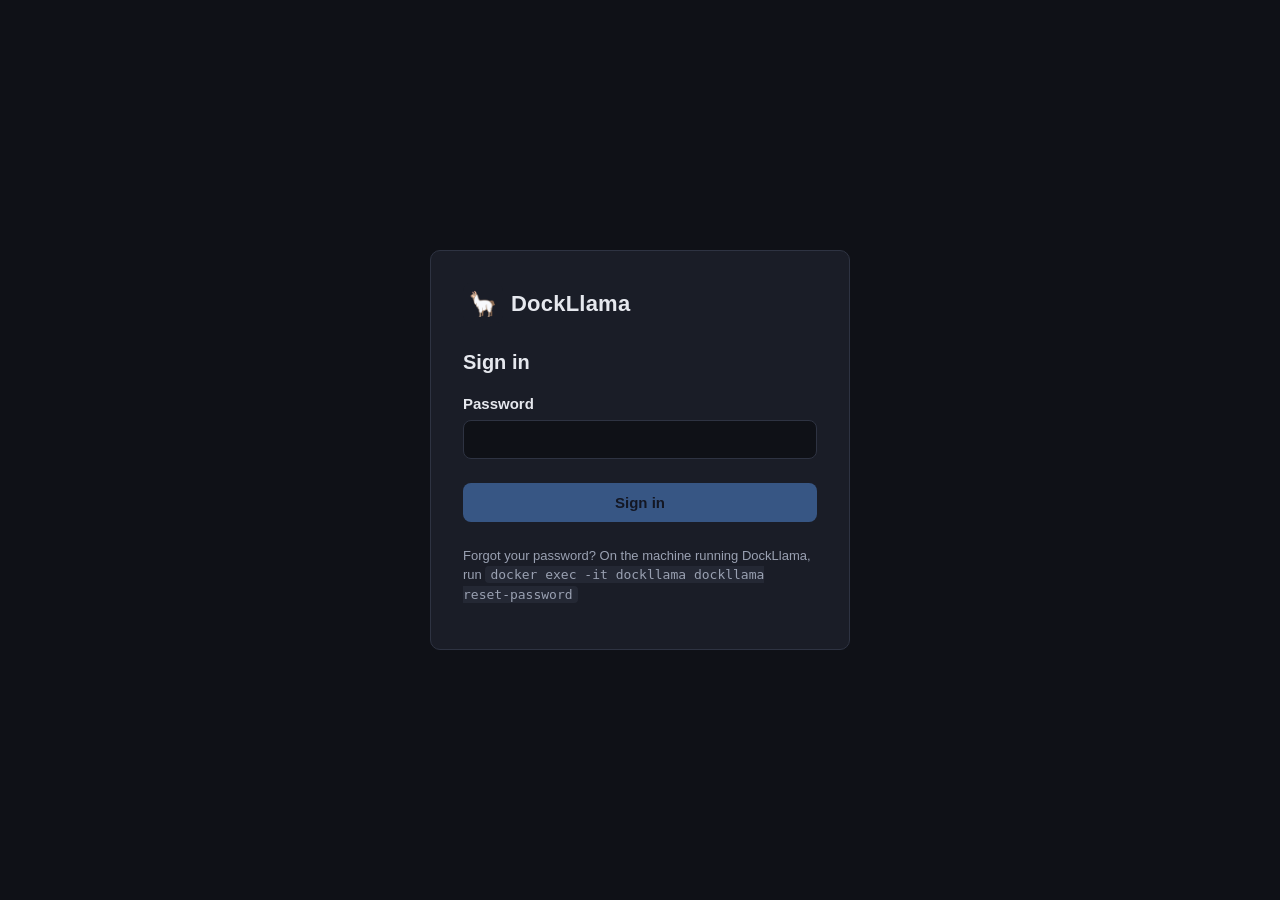
<file: frontend/login.html>
<!DOCTYPE html>
<html lang="en">
<head>
<meta charset="utf-8">
<meta name="viewport" content="width=device-width, initial-scale=1">
<title>Sign in · DockLlama</title>
<link rel="icon" href="static/favicon.svg" type="image/svg+xml">
<link rel="stylesheet" href="static/app.css">
<script defer src="static/vendor/alpine-3.17.5.min.js"></script>
</head>
<body>
<div class="center">
  <form class="card" x-data="login()" x-cloak @submit.prevent="submit">
    <div class="brand"><img src="static/favicon.svg" alt=""><span>DockLlama</span></div>
    <h1>Sign in</h1>
    <label for="pw">Password</label>
    <input id="pw" type="password" x-model="password" autocomplete="current-password" autofocus>
    <div class="error" x-show="error" x-text="error"></div>
    <button type="submit" :disabled="busy || !password" x-text="busy ? 'Signing in…' : 'Sign in'"></button>
    <p class="help">
      Forgot your password? On the machine running DockLlama, run
      <code>docker exec -it dockllama dockllama reset-password</code>
    </p>
  </form>
</div>
<script>
function login() {
  return {
    password: '', error: '', busy: false,
    async submit() {
      this.error = ''; this.busy = true;
      try {
        const r = await fetch('api/auth/login', {
          method: 'POST', headers: {'Content-Type': 'application/json'},
          body: JSON.stringify({password: this.password}),
        });
        if (r.ok) { window.location.href = './'; return; }
        const d = await r.json().catch(() => ({}));
        this.error = d.detail || 'Something went wrong. Try again.';
        if (r.status === 401) this.password = '';
      } catch (e) {
        this.error = "Can't reach DockLlama. Is it still running?";
      }
      this.busy = false;
    },
  };
}
</script>
</body>
</html>
</file>
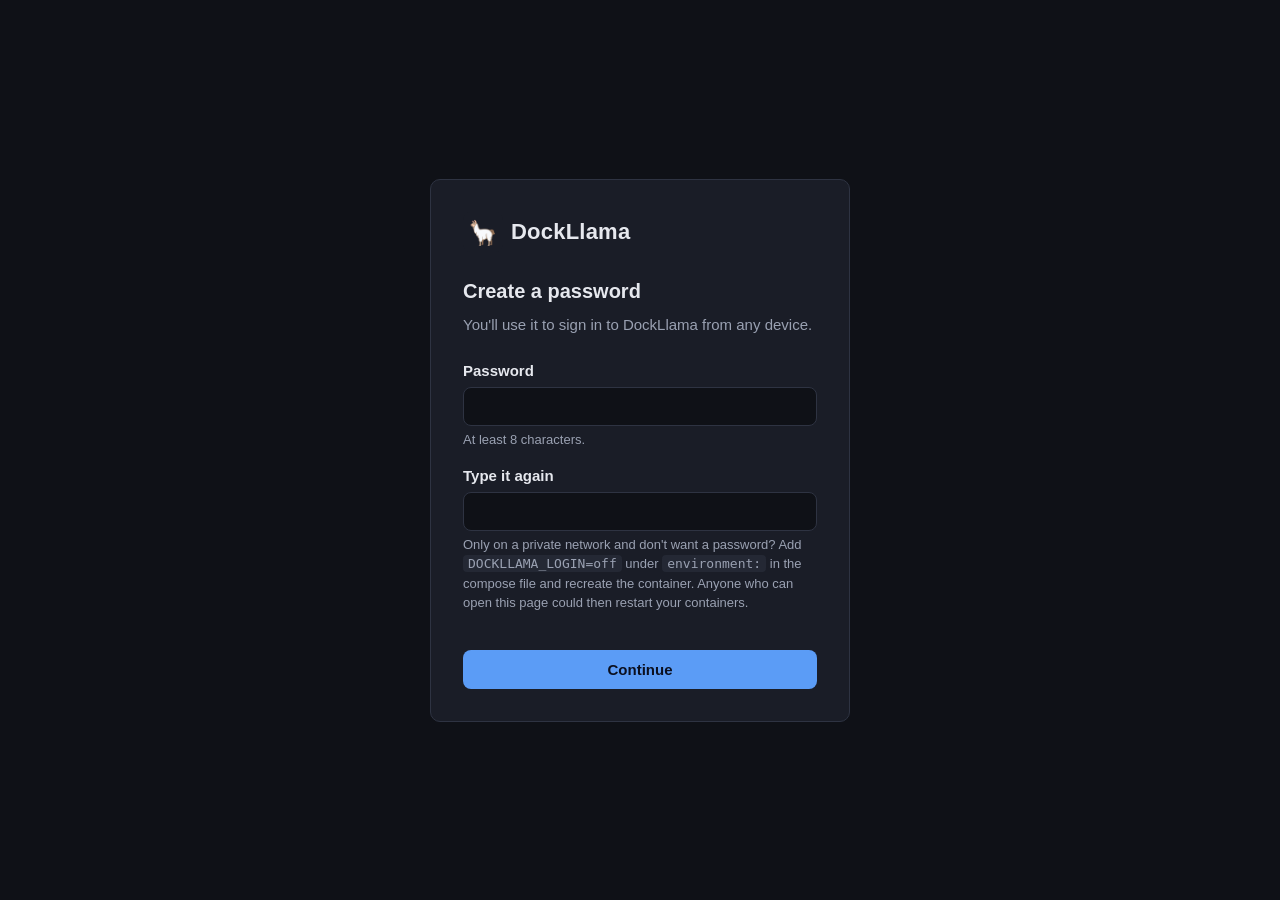
<file: frontend/setup.html>
<!DOCTYPE html>
<html lang="en">
<head>
<meta charset="utf-8">
<meta name="viewport" content="width=device-width, initial-scale=1">
<title>Set up DockLlama</title>
<link rel="icon" href="static/favicon.svg" type="image/svg+xml">
<link rel="stylesheet" href="static/app.css">
<script defer src="static/vendor/alpine-3.17.5.min.js"></script>
</head>
<body>
<div class="center">
  <form class="card" x-data="setup()" x-cloak @submit.prevent="submit">
    <div class="brand"><img src="static/favicon.svg" alt=""><span>DockLlama</span></div>
    <h1>Create a password</h1>
    <p class="sub">You'll use it to sign in to DockLlama from any device.</p>

    <div>
        <label for="pw">Password</label>
        <input id="pw" type="password" x-model="password" autocomplete="new-password" autofocus>
        <div class="hint">At least 8 characters.</div>
        <label for="pw2">Type it again</label>
        <input id="pw2" type="password" x-model="password2" autocomplete="new-password">
      </div>

    <p class="hint">Only on a private network and don't want a password? Add <code>DOCKLLAMA_LOGIN=off</code> under
      <code>environment:</code> in the compose file and recreate the container. Anyone who can open this page could then
      restart your containers.</p>

    <div class="error" x-show="error" x-text="error"></div>
    <button type="submit" :disabled="busy" x-text="busy ? 'Saving…' : 'Continue'"></button>
  </form>
</div>
<script>
function setup() {
  return {
    password: '', password2: '', error: '', busy: false,
    async submit() {
      this.error = '';
      if (this.password.length < 8) { this.error = 'Use at least 8 characters.'; return; }
      if (this.password !== this.password2) { this.error = "The two passwords don't match."; return; }
      this.busy = true;
      let tz = 'UTC';
      try { tz = Intl.DateTimeFormat().resolvedOptions().timeZone || 'UTC'; } catch (e) {}
      try {
        const r = await fetch('api/auth/setup', {
          method: 'POST', headers: {'Content-Type': 'application/json'},
          body: JSON.stringify({password: this.password, timezone: tz}),
        });
        if (r.ok || r.status === 409) { window.location.href = './'; return; }
        const d = await r.json().catch(() => ({}));
        this.error = d.detail || 'Something went wrong. Try again.';
      } catch (e) {
        this.error = "Can't reach DockLlama. Is it still running?";
      }
      this.busy = false;
    },
  };
}
</script>
</body>
</html>
</file>
<file: frontend/static/app.css>
/* DockLlama base styles. Palette kept from v1 (the UI audit said to keep it). */
:root {
  --bg: #0f1117;
  --surface: #1a1d27;
  --surface-2: #242834;
  --border: #2e3342;
  --text: #e6e8ee;
  --muted: #9aa1b2;
  --accent: #5b9cf6;
  --ok: #3fb950;
  --warn: #d29922;
  --bad: #f85149;
  --radius: 10px;
  --space: 8px;
  font-family: -apple-system, BlinkMacSystemFont, "Segoe UI", Roboto, sans-serif;
  color-scheme: dark;
}
* { box-sizing: border-box; }
body { margin: 0; background: var(--bg); color: var(--text); font-size: 15px; line-height: 1.5; }
[x-cloak] { display: none !important; }

.center { min-height: 100vh; display: grid; place-items: center; padding: calc(var(--space) * 3); }
.card {
  width: 100%; max-width: 420px; background: var(--surface);
  border: 1px solid var(--border); border-radius: var(--radius); padding: calc(var(--space) * 4);
}
.brand { display: flex; align-items: center; gap: var(--space); margin-bottom: calc(var(--space) * 3); }
.brand img { width: 40px; height: 40px; }
.brand span { font-size: 22px; font-weight: 700; letter-spacing: 0.01em; }
h1 { font-size: 20px; margin: 0 0 var(--space); }
p.sub { color: var(--muted); margin: 0 0 calc(var(--space) * 3); }

label { display: block; font-weight: 600; margin: calc(var(--space) * 2) 0 4px; }
.hint { color: var(--muted); font-size: 13px; margin-top: 4px; }
input[type=password], input[type=text] {
  width: 100%; padding: 10px 12px; border-radius: 8px; border: 1px solid var(--border);
  background: var(--bg); color: var(--text); font-size: 15px;
}
input:focus { outline: 2px solid var(--accent); outline-offset: 1px; }
.check { display: flex; gap: var(--space); align-items: flex-start; margin-top: calc(var(--space) * 3); font-weight: 400; }
.check input { margin-top: 4px; }

button {
  width: 100%; margin-top: calc(var(--space) * 3); padding: 11px 16px; border: 0; border-radius: 8px;
  background: var(--accent); color: #0b1020; font-weight: 700; font-size: 15px; cursor: pointer;
}
button:disabled { opacity: 0.5; cursor: not-allowed; }
button.secondary { background: var(--surface-2); color: var(--text); width: auto; margin: 0; }
button.danger { background: var(--bad); color: #fff; width: auto; margin: 0; }

.error {
  margin-top: calc(var(--space) * 2); padding: 10px 12px; border-radius: 8px;
  background: rgba(248, 81, 73, 0.12); border: 1px solid rgba(248, 81, 73, 0.4); color: #ffb1ab;
}
.warning {
  margin-top: var(--space); padding: 10px 12px; border-radius: 8px;
  background: rgba(210, 153, 34, 0.12); border: 1px solid rgba(210, 153, 34, 0.4); color: #f2cc7a; font-size: 14px;
}
.help { color: var(--muted); font-size: 13px; margin-top: calc(var(--space) * 3); }
code { background: var(--surface-2); padding: 1px 5px; border-radius: 4px; font-size: 13px; }

header.top {
  display: flex; justify-content: space-between; align-items: center;
  padding: calc(var(--space) * 2) calc(var(--space) * 3); border-bottom: 1px solid var(--border);
}
main.page { max-width: 960px; margin: 0 auto; padding: calc(var(--space) * 4) calc(var(--space) * 3); }

a { color: var(--accent); text-decoration: none; }
a.brand { color: var(--text); }
.topnav { display: flex; gap: calc(var(--space) * 2); align-items: center; }
.topnav a { color: var(--muted); font-weight: 600; }
.topnav a.active, .topnav a:hover { color: var(--text); }

.settings-layout { display: grid; grid-template-columns: 200px 1fr; gap: calc(var(--space) * 3);
  max-width: 1100px; margin: 0 auto; padding: calc(var(--space) * 3); }
nav.side { display: flex; flex-direction: column; gap: 2px; position: sticky; top: calc(var(--space) * 2); align-self: start; }
nav.side a { color: var(--muted); padding: 8px 12px; border-radius: 8px; font-weight: 600; }
nav.side a.active { background: var(--surface-2); color: var(--text); }
.settings-main h1 { font-size: 24px; letter-spacing: 0.01em; }
@media (max-width: 760px) {
  .settings-layout { grid-template-columns: 1fr; padding: calc(var(--space) * 2); }
  nav.side { flex-direction: row; overflow-x: auto; position: static; }
}

.panel { background: var(--surface); border: 1px solid var(--border); border-radius: var(--radius);
  padding: calc(var(--space) * 2) calc(var(--space) * 3); margin-bottom: calc(var(--space) * 2); }
.panel.narrow { max-width: 420px; }
.row-between { display: flex; justify-content: space-between; align-items: center; gap: var(--space); }
.pill { font-size: 13px; font-weight: 700; padding: 3px 10px; border-radius: 999px; background: var(--surface-2); white-space: nowrap; }
.pill.ok { color: var(--ok); } .pill.bad { color: var(--bad); }
.success { margin-top: calc(var(--space) * 2); color: var(--ok); }
.warn-text { color: var(--warn); }

.toolbar { display: flex; flex-wrap: wrap; gap: var(--space); align-items: center; margin-bottom: calc(var(--space) * 2); }
.toolbar .search { width: auto; flex: 1 1 220px; }
button.small { padding: 6px 12px; font-size: 13px; }

.group { margin-bottom: calc(var(--space) * 3); }
.group-title { color: var(--muted); font-size: 13px; font-weight: 700; text-transform: uppercase;
  letter-spacing: 0.06em; margin-bottom: var(--space); }
.crow { display: flex; align-items: center; gap: calc(var(--space) * 1.5); padding: 10px 12px;
  border-bottom: 1px solid var(--border); }
.crow.gone { opacity: 0.7; }
.cmain { flex: 1; min-width: 0; }
.cmain .hint { overflow-wrap: anywhere; }
.badge { font-size: 12px; background: var(--surface-2); color: var(--muted); padding: 1px 8px;
  border-radius: 999px; margin-left: 6px; }
.dot { width: 10px; height: 10px; border-radius: 50%; flex: none; background: var(--muted); }
.dot.ok { background: var(--ok); } .dot.warn { background: var(--warn); } .dot.bad { background: var(--bad); }
.dot.grey { background: #5c6273; }

.switch { position: relative; width: 40px; height: 22px; flex: none; cursor: pointer; }
.switch input { opacity: 0; width: 0; height: 0; position: absolute; }
.switch span { position: absolute; inset: 0; background: var(--surface-2); border: 1px solid var(--border);
  border-radius: 999px; transition: background 0.15s; }
.switch span::after { content: ""; position: absolute; width: 16px; height: 16px; left: 2px; top: 2px;
  background: var(--muted); border-radius: 50%; transition: transform 0.15s, background 0.15s; }
.switch input:checked + span { background: rgba(91, 156, 246, 0.35); border-color: var(--accent); }
.switch input:checked + span::after { transform: translateX(18px); background: var(--accent); }
.switch input:focus-visible + span { outline: 2px solid var(--accent); outline-offset: 2px; }

.toast { position: fixed; bottom: 20px; left: 50%; transform: translateX(-50%); background: var(--surface-2);
  border: 1px solid var(--border); padding: 10px 16px; border-radius: 8px; max-width: 90vw; }

@media (max-width: 520px) {
  header.top { padding: var(--space) calc(var(--space) * 2); gap: var(--space); }
  header.top .brand span { display: none; }
  .topnav { gap: calc(var(--space) * 1.5); }
  .topnav button.secondary { padding: 6px 10px; font-size: 14px; white-space: nowrap; }
}

h2 { font-size: 18px; margin: calc(var(--space) * 4) 0 var(--space); }
.panel h2 { margin-top: 0; }
select { padding: 9px 12px; border-radius: 8px; border: 1px solid var(--border); background: var(--bg);
  color: var(--text); font-size: 15px; min-width: 260px; max-width: 100%; }
select:disabled { opacity: 0.5; }
.greyed { opacity: 0.8; }
input[type=range] { width: 100%; accent-color: var(--accent); }
.slider-scale { display: flex; justify-content: space-between; color: var(--muted); font-size: 12px; }
.actions-row { display: flex; flex-wrap: wrap; gap: var(--space); margin-top: calc(var(--space) * 2); }
.actions-row.tight { margin-top: 0; flex-wrap: nowrap; }
.actions-row button { width: auto; margin-top: 0; }
.inline-form { display: flex; gap: var(--space); }
.inline-form button { width: auto; margin-top: 0; white-space: nowrap; }
.found { padding: 10px 12px; margin-bottom: var(--space); background: rgba(63, 185, 80, 0.1);
  border: 1px solid rgba(63, 185, 80, 0.35); border-radius: 8px; }
.found button { width: auto; margin: 0; }
.help-box { margin-top: calc(var(--space) * 2); padding: 12px 14px; border-radius: 8px; background: var(--surface-2);
  border: 1px solid var(--border); }
.help-box ol { padding-left: 20px; margin: var(--space) 0; }
.help-box li { margin-bottom: 6px; }
.help-box button { width: auto; }
.tabs { display: flex; flex-wrap: wrap; gap: 4px; margin-top: var(--space); }
.tab { width: auto; margin: 0; padding: 5px 10px; font-size: 13px; background: var(--bg); color: var(--muted);
  border: 1px solid var(--border); }
.tab.active { color: var(--text); border-color: var(--accent); }
.panel.confirm { border-color: var(--warn); }
.suggestion { display: flex; justify-content: space-between; align-items: center; gap: calc(var(--space) * 2);
  padding: 12px 14px; margin-bottom: calc(var(--space) * 2); border-radius: 8px;
  background: rgba(91, 156, 246, 0.1); border: 1px solid rgba(91, 156, 246, 0.4); }
.suggestion button { width: auto; margin: 0; white-space: nowrap; }
.mrow { display: flex; align-items: center; gap: calc(var(--space) * 2); padding: 12px; border-bottom: 1px solid var(--border); }
.mrow.inuse { background: rgba(91, 156, 246, 0.06); }
.mrow.unusable { opacity: 0.55; }
.mrow > button { width: auto; margin: 0; white-space: nowrap; }
.badge.on { background: rgba(91, 156, 246, 0.25); color: var(--text); }
.badge.sug { background: rgba(63, 185, 80, 0.2); color: var(--ok); }
.badge.warnb { background: rgba(210, 153, 34, 0.18); color: var(--warn); }
.progress-wrap { margin-top: 6px; }
.progress { height: 8px; border-radius: 999px; background: var(--surface-2); overflow: hidden; }
.progress span { display: block; height: 100%; background: var(--accent); transition: width 0.3s; }
.modal-back { position: fixed; inset: 0; background: rgba(0, 0, 0, 0.6); display: grid; place-items: center;
  padding: calc(var(--space) * 2); z-index: 10; }
.modal { background: var(--surface); border: 1px solid var(--border); border-radius: var(--radius);
  padding: calc(var(--space) * 3); width: 100%; max-width: 560px; max-height: 90vh; overflow-y: auto; }
@media (max-width: 520px) {
  .mrow { flex-direction: column; align-items: stretch; }
  .suggestion, .inline-form { flex-direction: column; align-items: stretch; }
  .actions-row.tight { flex-wrap: wrap; }
}

/* Model tests (phase 3b) */
.test-banner { background: rgba(63, 185, 80, 0.12); border-bottom: 1px solid rgba(63, 185, 80, 0.4); }
.test-banner-inner { max-width: 1100px; margin: 0 auto; padding: 10px calc(var(--space) * 3);
  display: flex; flex-wrap: wrap; gap: 10px 16px; align-items: center; justify-content: space-between; }
.test-banner .actions-row { margin: 0; }
.testbar { margin: 12px 0; }
.testbar .progress { margin-top: 10px; }
.models-head { gap: 16px; align-items: center; margin: 8px 0; }
.models-head .hint { margin: 0; }
.models-head button { width: auto; margin: 0; white-space: nowrap; }
.badge.res { background: rgba(91, 156, 246, 0.15); color: var(--text); }
button.link { background: none; border: none; color: var(--accent); padding: 4px 6px; width: auto; }
button.link:hover { text-decoration: underline; background: none; }
button:disabled { opacity: 0.45; cursor: not-allowed; }
.modal.wide { max-width: 760px; }
.plan-list { max-height: 45vh; overflow-y: auto; border: 1px solid var(--border); border-radius: var(--radius); margin: 8px 0; }
.plan-row { padding: 8px 10px; border-bottom: 1px solid var(--border); margin: 0; align-items: center; }
.plan-row .grow { flex: 1; }
.actions-row.wrap { flex-wrap: wrap; }
.watch-table { width: 100%; border-collapse: collapse; margin: 12px 0; font-size: 14px; }
.watch-table th, .watch-table td { text-align: left; padding: 6px 8px; border-bottom: 1px solid var(--border); }
.watch-table th { color: var(--muted); font-weight: 500; }
.watch-table button { width: auto; margin: 0; }
.hist-row { border-bottom: 1px solid var(--border); padding: 10px 0; }
.qlist { margin: 6px 0 0 18px; padding: 0; font-size: 14px; }
@media (max-width: 640px) {
  .watch-table th:nth-child(4), .watch-table td:nth-child(4), .watch-table th:nth-child(5), .watch-table td:nth-child(5) { display: none; }
  .models-head { flex-direction: column; align-items: stretch; }
}
.badge { white-space: nowrap; display: inline-block; margin: 2px 0; }
.watch-table button, .watch-table .badge { white-space: nowrap; }

/* Setup guide (phase 4) */
.wizard { max-width: 760px; }
.steps { display: flex; gap: 6px; list-style: none; padding: 0; margin: 0 0 24px; flex-wrap: wrap; }
.steps li { display: flex; align-items: center; gap: 8px; color: var(--muted); font-size: 14px; flex: 1; min-width: 110px;
  padding-bottom: 8px; border-bottom: 3px solid var(--surface-2); }
.steps li.done { color: var(--text); border-bottom-color: var(--ok); }
.steps li.now { color: var(--text); font-weight: 600; border-bottom-color: var(--accent); }
.steps .dot { width: 22px; height: 22px; border-radius: 50%; display: grid; place-items: center; font-size: 12px;
  background: var(--surface-2); }
.steps li.done .dot { background: rgba(63, 185, 80, 0.25); }
.steps li.now .dot { background: var(--accent); color: #fff; }
.wizard-nav { display: flex; justify-content: space-between; gap: 12px; margin-top: 28px; padding-top: 16px;
  border-top: 1px solid var(--border); }
.wizard-nav button { width: auto; min-width: 120px; margin: 0; }
.model-pick { padding: 10px 12px; border: 1px solid var(--border); border-radius: var(--radius); margin-top: 8px; align-items: flex-start; }
.model-pick.picked { border-color: var(--accent); background: rgba(91, 156, 246, 0.06); }
.model-pick .grow, .plan-row .grow { flex: 1; }
.choice-grid { display: grid; grid-template-columns: 1fr 1fr; gap: 12px; margin-top: 16px; }
.choice { display: flex; flex-direction: column; margin: 0; }
.choice p { flex: 1; }
.choice button { margin-top: 8px; }
.snippet { background: var(--surface-2); padding: 10px 12px; border-radius: 8px; font-size: 12.5px; overflow-x: auto; }
.plan-list.tall { max-height: 55vh; }
.watch-table tr.picked td { background: rgba(91, 156, 246, 0.06); }
@media (max-width: 640px) {
  .choice-grid { grid-template-columns: 1fr; }
  .steps li { min-width: 70px; font-size: 12px; }
}
a.button { display: inline-block; padding: 6px 12px; font-size: 13px; border-radius: 8px; font-weight: 700;
  text-decoration: none; background: var(--accent); color: #0b1020; }
a.button.secondary { background: var(--surface-2); color: var(--text); }

/* Dashboard and container page (phase 6) */
.dash { max-width: 1000px; }
.headline { display: flex; justify-content: space-between; align-items: center; gap: 12px; padding: 14px 16px;
  border-radius: var(--radius); background: var(--surface); border: 1px solid var(--border); border-left-width: 5px; }
.headline.ok { border-left-color: var(--ok); } .headline.warn { border-left-color: var(--warn); }
.headline.bad { border-left-color: var(--bad); }
.headline strong, .headline .link-like { font-size: 18px; }
.headline button.small { width: auto; margin: 0; white-space: nowrap; }
.link-like { background: none; border: none; padding: 0; margin: 0; width: auto; color: var(--text); font-weight: 700;
  cursor: pointer; text-decoration: underline; text-decoration-color: var(--muted); text-underline-offset: 3px; }
.progress.thin { height: 4px; margin-top: 6px; }
.notice { margin-top: 12px; padding: 10px 12px; border-radius: 8px; background: var(--surface); border: 1px solid var(--border);
  color: var(--muted); font-size: 14px; }
.filter-row { margin-top: 12px; }
.pcard { margin-top: 12px; padding: 14px 16px; border-radius: var(--radius); background: var(--surface);
  border: 1px solid var(--border); border-left-width: 5px; }
.pcard.bad { border-left-color: var(--bad); } .pcard.warn { border-left-color: var(--warn); }
.pcard.ok { border-left-color: var(--ok); } .pcard.grey { border-left-color: var(--muted); }
.pcard button.small { width: auto; margin: 0; white-space: nowrap; }
.pname { font-weight: 700; font-size: 16px; color: var(--text); margin-right: 8px; text-decoration: none; }
.pname:hover { text-decoration: underline; }
.psummary { margin: 8px 0 4px; }
.todo { margin: 4px 0; }
.pill.warn { color: var(--warn); } .pill.grey { color: var(--muted); }
.evidence { margin-top: 6px; }
.logbox { background: var(--bg); border: 1px solid var(--border); border-radius: 8px; padding: 8px 10px; font-size: 12px;
  max-height: 260px; overflow: auto; white-space: pre-wrap; overflow-wrap: anywhere; margin: 6px 0; }
.logbox.tall { max-height: 480px; }
.tiles { display: grid; grid-template-columns: repeat(auto-fill, minmax(220px, 1fr)); gap: 8px; margin-top: 16px; }
.tile { display: flex; align-items: center; gap: 8px; padding: 10px 12px; border-radius: 8px; background: var(--surface);
  border: 1px solid var(--border); color: var(--text); text-decoration: none; min-width: 0; }
.tile:hover { border-color: var(--accent); }
.tile .tbody { display: flex; flex-direction: column; flex: 1; min-width: 0; }
.tile .tname { font-weight: 600; overflow: hidden; text-overflow: ellipsis; white-space: nowrap; }
.tile .hint { font-size: 12px; overflow: hidden; text-overflow: ellipsis; white-space: nowrap; }
.dot { width: 10px; height: 10px; border-radius: 50%; flex: none; background: var(--muted); display: inline-block; }
.dot.ok { background: var(--ok); } .dot.warn { background: var(--warn); } .dot.bad { background: var(--bad); }
.back { color: var(--muted); text-decoration: none; display: inline-block; margin-bottom: 10px; }
.facts { display: grid; grid-template-columns: repeat(auto-fill, minmax(200px, 1fr)); gap: 8px 16px; }
.facts > div { display: flex; flex-direction: column; }
.chart { width: 100%; height: 140px; display: block; }
.chart .axis { stroke: var(--border); stroke-width: 1; }
.chart polyline { fill: none; stroke-width: 2; vector-effect: non-scaling-stroke; }
.chart .cpu, .legend .cpu { stroke: var(--accent); color: var(--accent); }
.chart .mem, .legend .mem { stroke: var(--warn); color: var(--warn); }
.legend { display: flex; gap: 16px; font-size: 13px; margin-top: 6px; }
.timeline .tl-row { display: flex; gap: 10px; align-items: flex-start; padding: 8px 0; border-bottom: 1px solid var(--border); }
.timeline .tl-row .dot { margin-top: 6px; }
textarea { width: 100%; background: var(--bg); color: var(--text); border: 1px solid var(--border); border-radius: 8px;
  padding: 8px 10px; font: inherit; }
@media (max-width: 640px) {
  .headline { flex-direction: column; align-items: flex-start; }
  .wrap-mobile { flex-direction: column; align-items: flex-start; }
  .tiles { grid-template-columns: 1fr; }
}

/* Notifications (phase 7) */
.event-grid { display: grid; grid-template-columns: repeat(auto-fill, minmax(260px, 1fr)); gap: 0 16px; margin-top: 6px; }
.check.tight { margin-top: 6px; }
.ntfy-sub { display: flex; gap: 16px; align-items: flex-start; margin-top: 14px; padding: 12px; border-radius: 8px;
  background: var(--surface-2); }
.ntfy-sub img { border-radius: 6px; flex: none; }
.ntfy-sub ol { margin: 6px 0; padding-left: 20px; }
h3 { font-size: 15px; margin: 18px 0 4px; }
.narrow-form select { max-width: 260px; }
@media (max-width: 640px) { .ntfy-sub { flex-direction: column; } }

/* Checking and fixing (phase 8) */
.radio-card { padding: 10px 12px; border: 1px solid var(--border); border-radius: var(--radius); margin-top: 8px; }
.radio-card.picked { border-color: var(--accent); background: rgba(91, 156, 246, 0.06); }
.limit-line { margin-top: 10px; display: flex; flex-wrap: wrap; align-items: center; gap: 8px; }
.limit-line select, .limit-line input[type=time] { width: auto; max-width: 110px; margin: 0; padding: 6px 8px; }
.steps-list { padding-left: 20px; margin: 10px 0 6px; }

/* Settings → Advanced → AI instructions */
.prompt-tabs { display: flex; flex-wrap: wrap; gap: 6px; margin: 8px 0 12px; }
.prompt-tabs button, .panel .actions-row.tight button, .prompt-run { width: auto; margin: 0; }
.prompt-text { width: 100%; min-height: 360px; font-family: ui-monospace, SFMono-Regular, Menlo, monospace;
  font-size: 13px; line-height: 1.45; }
.prompt-text[readonly] { opacity: 0.85; }
.prompt-format { white-space: pre-wrap; font-size: 12px; background: var(--surface-2); padding: 10px;
  border-radius: var(--radius); }
table.prompt-results { width: 100%; border-collapse: collapse; margin: 8px 0 12px; font-size: 14px; }
table.prompt-results th, table.prompt-results td { text-align: left; padding: 6px 8px; border-bottom: 1px solid var(--border); }
table.prompt-results td:nth-child(3), table.prompt-results td:nth-child(4) { white-space: nowrap; }

/* Settings → Checking and fixing → How often to check */
.interval-slider { margin: 8px 0 6px; max-width: 560px; }
.interval-label { display: flex; flex-wrap: wrap; gap: 4px 12px; align-items: baseline; margin-bottom: 8px; }
.interval-slider .zone { font-size: 13px; }
.zone-green { color: var(--ok); } .zone-yellow { color: var(--warn); } .zone-red { color: var(--bad); }
.interval-slider input[type=range] { -webkit-appearance: none; appearance: none; width: 100%; height: 8px;
  border-radius: 4px; padding: 0; margin: 0; border: none; outline-offset: 4px; }
.interval-slider input[type=range]::-webkit-slider-thumb { -webkit-appearance: none; width: 20px; height: 20px;
  border-radius: 50%; background: var(--text); border: 3px solid var(--bg); box-shadow: 0 0 0 1px var(--border); cursor: pointer; }
.interval-slider input[type=range]::-moz-range-thumb { width: 16px; height: 16px; border-radius: 50%;
  background: var(--text); border: 3px solid var(--bg); cursor: pointer; }
.interval-ends { display: flex; justify-content: space-between; font-size: 12px; color: var(--muted); margin-top: 6px; }

/* Settings → Checking and fixing → Auto-restart: what it covers */
.mode-auto > label.check { margin: 0; }
.coverage-line { display: flex; flex-wrap: wrap; align-items: center; gap: 6px 12px; margin: 10px 0 2px 28px; }
.coverage-line button { width: auto; margin: 0 0 0 auto; }
.coverage-picker { margin: 12px 0 2px 28px; padding-top: 12px; border-top: 1px solid var(--border); }
.picker-head { display: flex; align-items: baseline; justify-content: space-between; gap: 12px; margin-bottom: 6px; }
.picker-links { font-size: 13px; color: var(--muted); white-space: nowrap; }
.picker-links button.link { padding: 2px 4px; font-size: 13px; }
.picker-machine { margin-top: 12px; }
.picker-machine-head { display: flex; align-items: center; gap: 8px; font-size: 13px; font-weight: 600;
  color: var(--muted); text-transform: uppercase; letter-spacing: 0.04em; margin-bottom: 6px; }
.picker-machine-head .badge { text-transform: none; letter-spacing: 0; font-weight: 500; margin: 0; }
.picker-note { font-size: 13px; color: var(--warn); margin: 0 0 8px; }
.picker-grid { display: grid; grid-template-columns: repeat(auto-fill, minmax(230px, 1fr)); gap: 2px 16px; }
.picker-row { display: flex; align-items: center; gap: 10px; padding: 6px 4px; border-radius: 6px; cursor: pointer; min-width: 0; }
.picker-row:hover { background: var(--surface-2); }
.picker-row.off { cursor: default; opacity: 0.55; }
.picker-row.off:hover { background: none; }
.picker-row .switch { transform: scale(0.85); transform-origin: left center; margin-right: -4px; }
.picker-name { overflow: hidden; text-overflow: ellipsis; white-space: nowrap; }
.picker-row .hint { margin-left: auto; white-space: nowrap; font-size: 12px; }
.picker-foot { display: flex; gap: 8px; margin-top: 14px; }
.picker-foot button { width: auto; margin: 0; }

/* Container page: whether Auto-restart covers this container */
.restart-status { display: flex; flex-wrap: wrap; align-items: center; gap: 4px 10px; font-size: 14px; margin-bottom: 10px; }
.restart-status.warn { color: var(--warn); }
.restart-status.grey { color: var(--muted); }
.restart-status a { color: var(--accent); }
</file>
